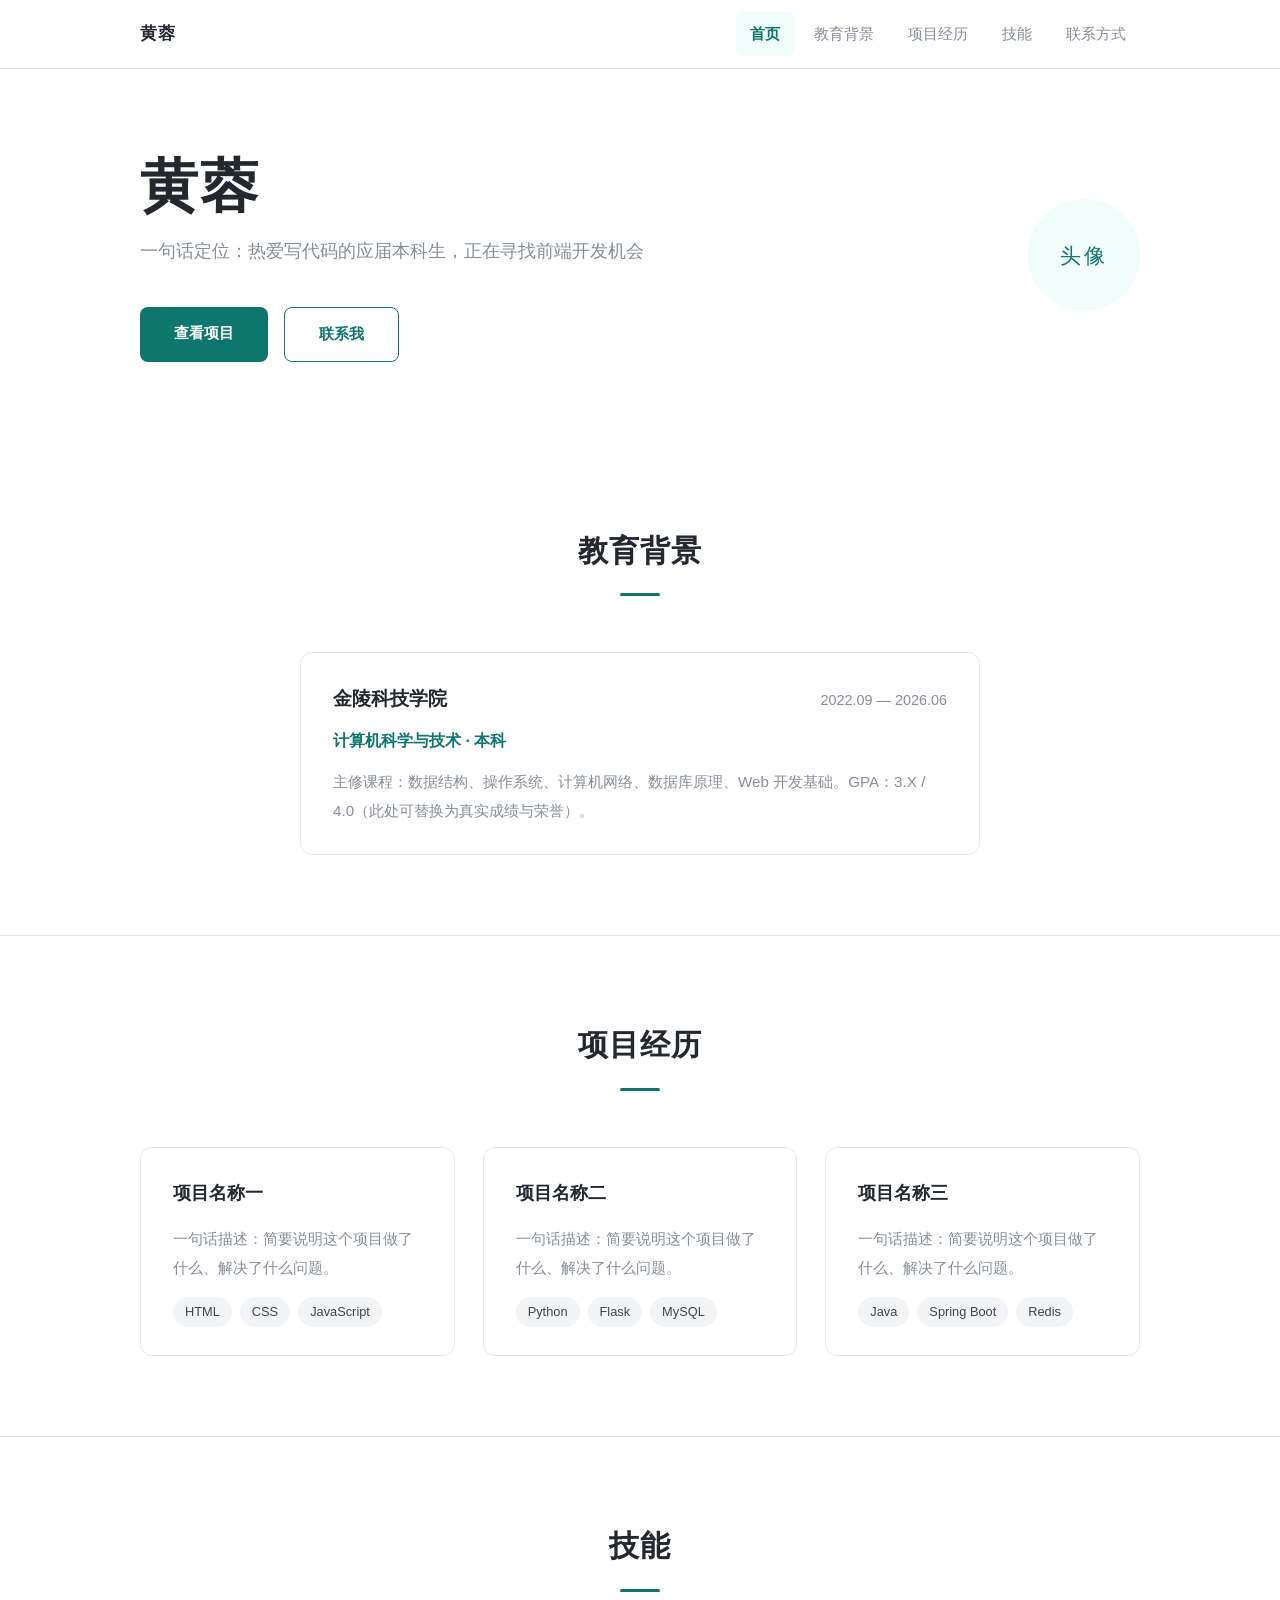
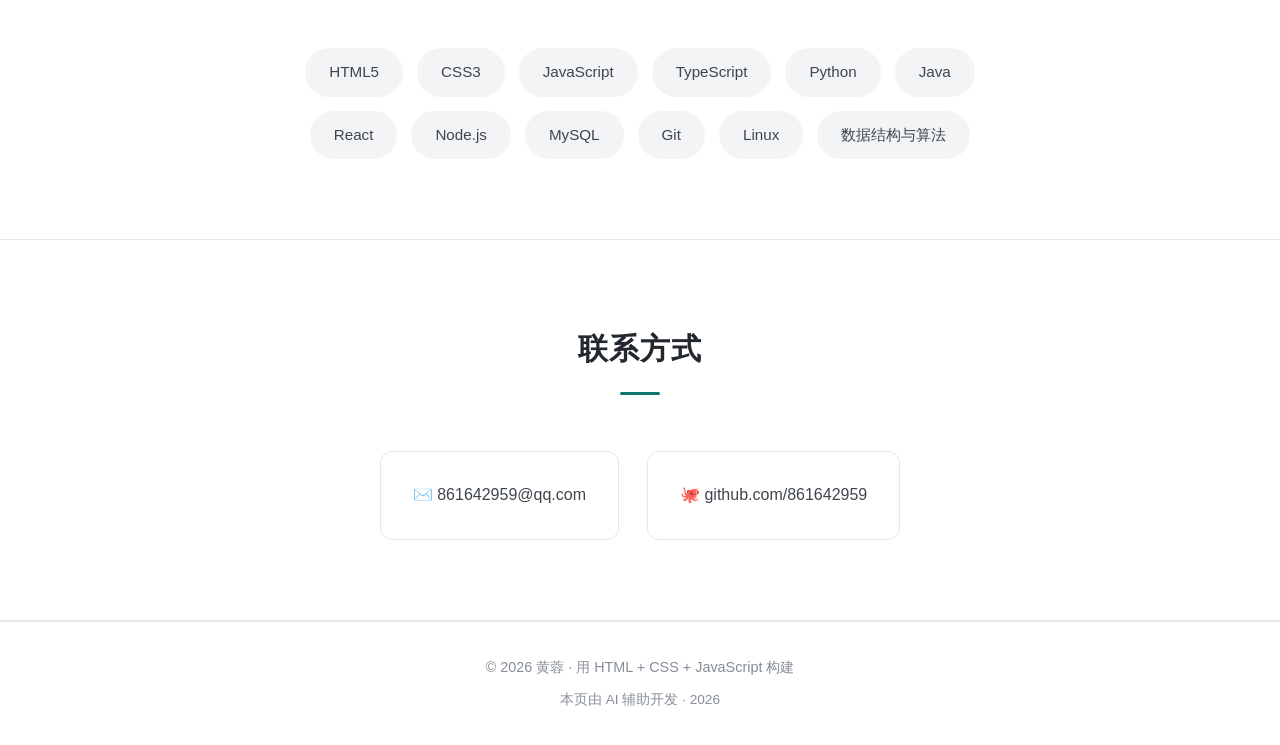
<file: task3-homepage/index.html>
<!DOCTYPE html>
<html lang="zh-CN">
<head>
  <meta charset="UTF-8" />
  <meta name="viewport" content="width=device-width, initial-scale=1.0" />
  <meta name="description" content="应届本科生个人主页" />
  <title>黄蓉 · 个人主页</title>
  <link rel="stylesheet" href="style.css" />
</head>
<body>

  <!-- ① 顶部导航 -->
  <header class="navbar" id="navbar">
    <div class="container nav-inner">
      <a class="nav-logo" href="#hero">黄蓉</a>
      <button class="nav-toggle" id="navToggle" aria-label="切换导航菜单" aria-expanded="false">☰</button>
      <nav aria-label="主导航">
        <ul class="nav-links" id="navLinks">
          <li><a href="#hero" class="nav-link active">首页</a></li>
          <li><a href="#education" class="nav-link">教育背景</a></li>
          <li><a href="#projects" class="nav-link">项目经历</a></li>
          <li><a href="#skills" class="nav-link">技能</a></li>
          <li><a href="#contact" class="nav-link">联系方式</a></li>
        </ul>
      </nav>
    </div>
  </header>

  <main>
    <!-- ② 首屏 -->
    <section id="hero" class="hero">
      <div class="container hero-inner">
        <div class="avatar" aria-hidden="true">头像</div>
        <h1 class="hero-name">黄蓉</h1>
        <p class="hero-tagline">一句话定位：热爱写代码的应届本科生，正在寻找前端开发机会</p>
        <div class="hero-actions">
          <a class="btn btn-primary" href="#projects">查看项目</a>
          <a class="btn btn-outline" href="#contact">联系我</a>
        </div>
      </div>
    </section>

    <!-- ③ 教育背景 -->
    <section id="education" class="section">
      <div class="container">
        <h2 class="section-title">教育背景</h2>
        <div class="edu-card">
          <div class="edu-head">
            <h3>金陵科技学院</h3>
            <span class="edu-time">2022.09 — 2026.06</span>
          </div>
          <p class="edu-major">计算机科学与技术 · 本科</p>
          <p class="edu-desc">主修课程：数据结构、操作系统、计算机网络、数据库原理、Web 开发基础。GPA：3.X / 4.0（此处可替换为真实成绩与荣誉）。</p>
        </div>
      </div>
    </section>

    <!-- ④ 项目经历 -->
    <section id="projects" class="section section-alt">
      <div class="container">
        <h2 class="section-title">项目经历</h2>
        <div class="project-grid">

          <article class="project-card">
            <h3>项目名称一</h3>
            <p class="project-desc">一句话描述：简要说明这个项目做了什么、解决了什么问题。</p>
            <ul class="tags">
              <li class="tag">HTML</li>
              <li class="tag">CSS</li>
              <li class="tag">JavaScript</li>
            </ul>
          </article>

          <article class="project-card">
            <h3>项目名称二</h3>
            <p class="project-desc">一句话描述：简要说明这个项目做了什么、解决了什么问题。</p>
            <ul class="tags">
              <li class="tag">Python</li>
              <li class="tag">Flask</li>
              <li class="tag">MySQL</li>
            </ul>
          </article>

          <article class="project-card">
            <h3>项目名称三</h3>
            <p class="project-desc">一句话描述：简要说明这个项目做了什么、解决了什么问题。</p>
            <ul class="tags">
              <li class="tag">Java</li>
              <li class="tag">Spring Boot</li>
              <li class="tag">Redis</li>
            </ul>
          </article>

        </div>
      </div>
    </section>

    <!-- ⑤ 技能 -->
    <section id="skills" class="section">
      <div class="container">
        <h2 class="section-title">技能</h2>
        <ul class="skill-cloud">
          <li class="skill-tag">HTML5</li>
          <li class="skill-tag">CSS3</li>
          <li class="skill-tag">JavaScript</li>
          <li class="skill-tag">TypeScript</li>
          <li class="skill-tag">Python</li>
          <li class="skill-tag">Java</li>
          <li class="skill-tag">React</li>
          <li class="skill-tag">Node.js</li>
          <li class="skill-tag">MySQL</li>
          <li class="skill-tag">Git</li>
          <li class="skill-tag">Linux</li>
          <li class="skill-tag">数据结构与算法</li>
        </ul>
      </div>
    </section>

    <!-- ⑥ 联系方式 -->
    <section id="contact" class="section section-alt">
      <div class="container">
        <h2 class="section-title">联系方式</h2>
        <div class="contact-list">
          <a class="contact-item" href="mailto:861642959@qq.com">✉️ 861642959@qq.com</a>
          <a class="contact-item" href="https://github.com/861642959" target="_blank" rel="noopener noreferrer">🐙 github.com/861642959</a>
        </div>
      </div>
    </section>
  </main>

  <!-- 页脚 -->
  <footer class="footer">
    <div class="container">
      <p>© 2026 黄蓉 · 用 HTML + CSS + JavaScript 构建</p>
      <p>本页由 AI 辅助开发 · 2026</p>
    </div>
  </footer>

  <script src="script.js"></script>
</body>
</html>
</file>
<file: task3-homepage/style.css>
/* ===== 基础变量与重置 ===== */
:root {
  --primary: #0f766e;       /* 深青：唯一主色 */
  --primary-dark: #115e59;
  --primary-soft: #f0fdfa;  /* 主色极浅底，仅用于头像占位 */
  --text: #3f454d;          /* 正文深灰 */
  --text-strong: #23272e;   /* 标题深灰 */
  --text-light: #878e98;    /* 次要文字 */
  --bg: #ffffff;
  --border: #e5e7eb;
  --radius: 12px;           /* 全站统一的卡片圆角 */
  --card-padding: 28px 32px; /* 全站统一的卡片内边距 */
}

* {
  box-sizing: border-box;
  margin: 0;
  padding: 0;
}

html {
  scroll-behavior: smooth;
  /* 锚点跳转时预留吸顶导航的高度，避免标题被遮住 */
  scroll-padding-top: 84px;
  /* 窄屏兜底：禁止横向滚动（clip 不会破坏 sticky 导航） */
  overflow-x: clip;
}

body {
  font-family: -apple-system, "Segoe UI", "PingFang SC", "Microsoft YaHei", "Helvetica Neue", sans-serif;
  color: var(--text);
  background: var(--bg);
  line-height: 1.9;
  overflow-wrap: break-word; /* 长单词/邮箱等自动断行，不撑破容器 */
  -webkit-font-smoothing: antialiased;
}

.container {
  width: min(1000px, 90%);
  margin: 0 auto;
}

/* ===== ① 顶部导航 ===== */
.navbar {
  position: sticky;
  top: 0;
  z-index: 100;
  background: var(--bg);
  border-bottom: 1px solid var(--border);
  transition: border-color 0.2s ease;
}

.navbar.scrolled {
  border-bottom-color: #d1d5db;
}

.nav-inner {
  display: flex;
  align-items: center;
  justify-content: space-between;
  gap: 16px;
  height: 68px;
}

.nav-logo {
  font-weight: 700;
  font-size: 1.05rem;
  color: var(--text-strong);
  text-decoration: none;
  letter-spacing: 0.5px;
}

.nav-links {
  display: flex;
  gap: 6px;
  list-style: none;
}

.nav-link {
  display: block;
  padding: 8px 14px;
  border-radius: 6px;
  color: var(--text-light);
  text-decoration: none;
  font-size: 0.95rem;
  transition: color 0.2s;
}

.nav-link:hover {
  color: var(--primary);
}

.nav-link.active {
  color: var(--primary);
  font-weight: 600;
  background: var(--primary-soft);
}

.nav-toggle {
  display: none;
  border: 1px solid var(--border);
  background: var(--bg);
  border-radius: 6px;
  font-size: 1.2rem;
  line-height: 1;
  padding: 8px 12px;
  cursor: pointer;
  color: var(--text-strong);
}

/* ===== ② 首屏 ===== */
.hero {
  padding: 80px 0;
  background: var(--bg);
}

/* 首屏两栏：左侧姓名/定位/按钮，右侧头像 */
.hero-inner {
  display: grid;
  grid-template-columns: 1fr auto;
  grid-template-areas:
    "name avatar"
    "tagline avatar"
    "actions avatar";
  column-gap: 72px;
  row-gap: 10px;
  align-items: center;
  text-align: left;
}

.avatar {
  grid-area: avatar;
  width: 112px;
  height: 112px;
  border-radius: 50%;
  margin: 0;
  display: flex;
  align-items: center;
  justify-content: center;
  font-size: 1.3rem;
  letter-spacing: 3px;
  color: var(--primary);
  background: var(--primary-soft);
}

.hero-name {
  grid-area: name;
  min-width: 0;
  font-size: clamp(2.5rem, 6vw, 3.6rem);
  line-height: 1.3;
  letter-spacing: 2px;
  color: var(--text-strong);
  font-weight: 800;
}

.hero-tagline {
  grid-area: tagline;
  min-width: 0;
  color: var(--text-light);
  margin: 0;
  font-size: 1.15rem;
}

.hero-actions {
  grid-area: actions;
  display: flex;
  justify-content: flex-start;
  gap: 16px;
  flex-wrap: wrap;
  margin-top: 28px;
}

.btn {
  padding: 12px 34px;
  border-radius: 8px;
  text-decoration: none;
  font-weight: 600;
  font-size: 0.95rem;
  transition: background 0.2s, color 0.2s;
}

.btn-primary {
  background: var(--primary);
  color: #fff;
}

.btn-primary:hover {
  background: var(--primary-dark);
}

.btn-outline {
  border: 1px solid var(--primary);
  color: var(--primary);
}

.btn-outline:hover {
  background: var(--primary);
  color: #fff;
}

/* ===== 通用区块 ===== */
.section {
  padding: 80px 0;
}

/* 保持整页白底，用细边框做区块分隔 */
.section-alt {
  background: var(--bg);
  border-top: 1px solid var(--border);
  border-bottom: 1px solid var(--border);
}

.section-title {
  font-size: 1.9rem;
  text-align: center;
  margin-bottom: 56px;
  color: var(--text-strong);
  font-weight: 800;
  letter-spacing: 1px;
}

.section-title::after {
  content: "";
  display: block;
  width: 40px;
  height: 3px;
  border-radius: 2px;
  background: var(--primary);
  margin: 14px auto 0;
}

/* ===== ③ 教育背景 ===== */
.edu-card {
  max-width: 680px;
  margin: 0 auto;
  background: var(--bg);
  border: 1px solid var(--border);
  border-radius: var(--radius);
  padding: var(--card-padding);
  transition: transform 0.2s, box-shadow 0.2s;
}

.edu-card:hover {
  transform: translateY(-3px);
  box-shadow: 0 8px 20px rgba(17, 24, 39, 0.08);
}

.edu-head {
  display: flex;
  align-items: baseline;
  justify-content: space-between;
  gap: 12px;
  flex-wrap: wrap;
}

.edu-head h3 {
  color: var(--text-strong);
  font-size: 1.2rem;
}

.edu-time {
  color: var(--text-light);
  font-size: 0.9rem;
}

.edu-major {
  color: var(--primary);
  font-weight: 600;
  margin: 8px 0 12px;
}

.edu-desc {
  color: var(--text-light);
  font-size: 0.95rem;
}

/* ===== ④ 项目经历 ===== */
.project-grid {
  display: grid;
  grid-template-columns: repeat(3, 1fr);
  gap: 28px;
}

.project-card {
  background: var(--bg);
  border: 1px solid var(--border);
  border-radius: var(--radius);
  padding: var(--card-padding);
  display: flex;
  flex-direction: column;
  gap: 14px;
  transition: transform 0.2s, box-shadow 0.2s, border-color 0.2s;
}

.project-card:hover {
  transform: translateY(-3px);
  box-shadow: 0 8px 20px rgba(17, 24, 39, 0.08);
  border-color: var(--primary);
}

.project-card h3 {
  font-size: 1.15rem;
  color: var(--text-strong);
}

.project-desc {
  color: var(--text-light);
  font-size: 0.95rem;
  flex: 1;
}

.tags {
  display: flex;
  flex-wrap: wrap;
  gap: 8px;
  list-style: none;
}

.tag {
  padding: 3px 12px;
  border-radius: 999px;
  font-size: 0.8rem;
  background: #f3f4f6;
  color: var(--text);
}

/* ===== ⑤ 技能（标签云） ===== */
.skill-cloud {
  display: flex;
  flex-wrap: wrap;
  justify-content: center;
  gap: 14px;
  list-style: none;
  max-width: 680px;
  margin: 0 auto;
}

.skill-tag {
  padding: 10px 24px;
  border-radius: 999px;
  background: #f3f4f6;
  color: var(--text);
  font-size: 0.95rem;
  cursor: default;
  transition: color 0.2s, background 0.2s;
}

.skill-tag:hover {
  color: var(--primary);
  background: var(--primary-soft);
}

/* ===== ⑥ 联系方式 ===== */
.contact-list {
  display: flex;
  justify-content: center;
  gap: 28px;
  flex-wrap: wrap;
}

.contact-item {
  display: inline-block;
  padding: var(--card-padding);
  border-radius: var(--radius);
  background: var(--bg);
  border: 1px solid var(--border);
  text-decoration: none;
  color: var(--text);
  font-weight: 500;
  transition: transform 0.2s, box-shadow 0.2s, color 0.2s, border-color 0.2s;
}

.contact-item:hover {
  transform: translateY(-3px);
  box-shadow: 0 8px 20px rgba(17, 24, 39, 0.08);
  color: var(--primary);
  border-color: var(--primary);
}

/* ===== 页脚 ===== */
.footer {
  background: var(--bg);
  border-top: 1px solid var(--border);
  color: var(--text-light);
  text-align: center;
  padding: 32px 0;
  font-size: 0.9rem;
}

.footer p + p {
  margin-top: 6px;
  font-size: 0.85rem;
}

/* ===== 响应式 ===== */
@media (max-width: 768px) {
  .nav-toggle {
    display: block;
  }

  .nav-links {
    display: none;
    position: absolute;
    top: 68px;
    left: 0;
    right: 0;
    flex-direction: column;
    gap: 4px;
    background: var(--bg);
    border-bottom: 1px solid var(--border);
    padding: 8px 16px 16px;
  }

  .nav-links.open {
    display: flex;
  }

  /* 窄屏下加大链接与汉堡按钮的点击区域，保证导航可用 */
  .nav-link {
    body {
  overflow-wrap: break-word;
}
.hero-name, .hero-tagline {
  min-width: 0;
}
.card {
  gap: 20px;
  padding: 24px 20px;
}
.contact-item {
  padding: 20px 24px;
}
.nav-link {
  padding: 12px 14px;
  font-size: 1rem;
}
.hamburger-btn {
  padding: 10px 14px;
}
.avatar {
  width: 88px;
  height: 88px;
}
    padding: 12px 14px;
    font-size: 1rem;
  }

  .nav-toggle {
    padding: 10px 14px;
  }

  .hero {
    padding: 56px 0;
  }

  .section {
    padding: 56px 0;
  }

  /* 移动端首屏恢复上下堆叠、居中，头像缩小避免挤压文字 */
  .hero-inner {
    grid-template-columns: 1fr;
    grid-template-areas:
      "avatar"
      "name"
      "tagline"
      "actions";
    justify-items: center;
    text-align: center;
    row-gap: 12px;
    .card {
  box-shadow: 0 2px 8px rgba(0,0,0,0.08);
  transition: box-shadow 0.2s ease;
}
.card:hover {
  box-shadow: 0 4px 16px rgba(0,0,0,0.12);
}
html {
  scroll-behavior: smooth;
}
section {
  box-sizing: border-box;
}
  }

  .avatar {
    width: 88px;
    height: 88px;
    font-size: 1.1rem;
  }

  .hero-actions {
    justify-content: center;
    margin-top: 20px;
  }

  /* 项目卡片单列堆叠，收窄间距与内边距 */
  .project-grid {
    grid-template-columns: 1fr;
    gap: 20px;
  }

  .project-card {
    padding: 24px 20px;
  }

  .contact-item {
    padding: 20px 24px;
  }

  .edu-card {
    padding: 28px 24px;
  }
}
</file>
